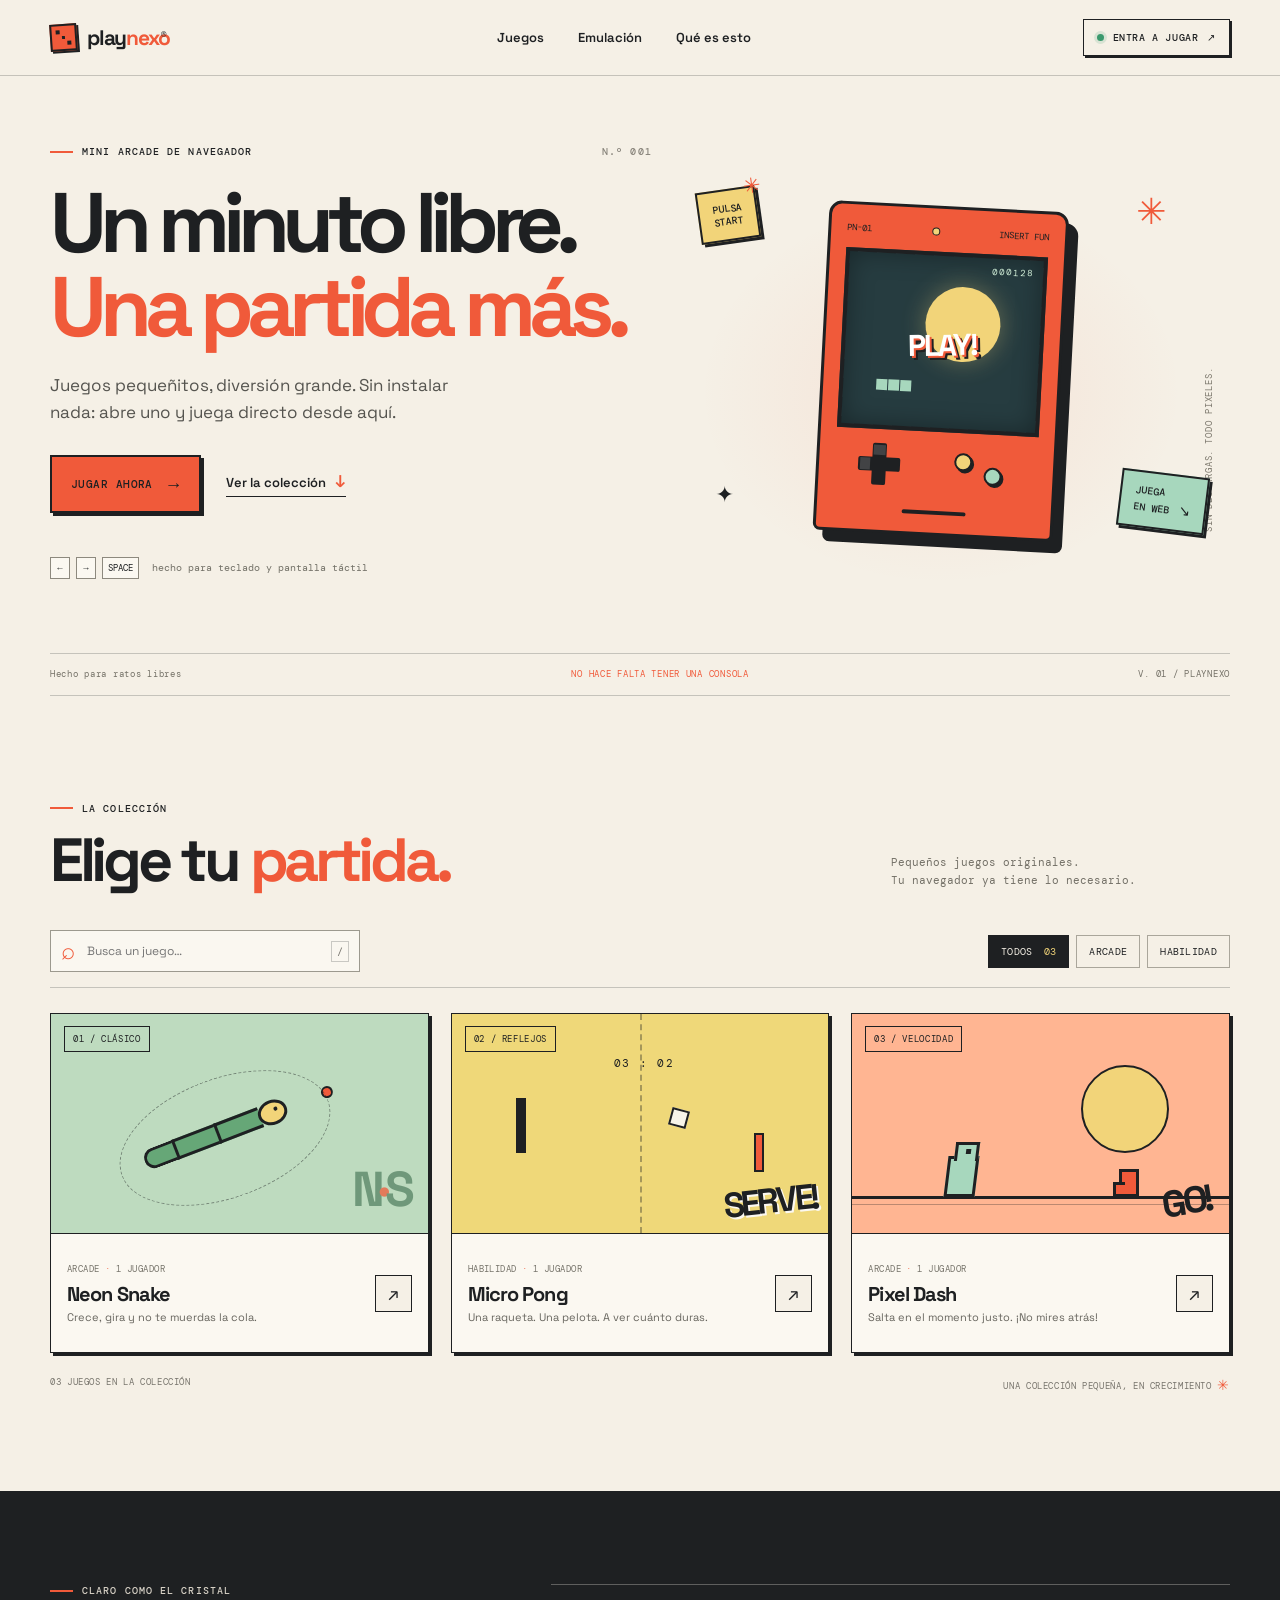
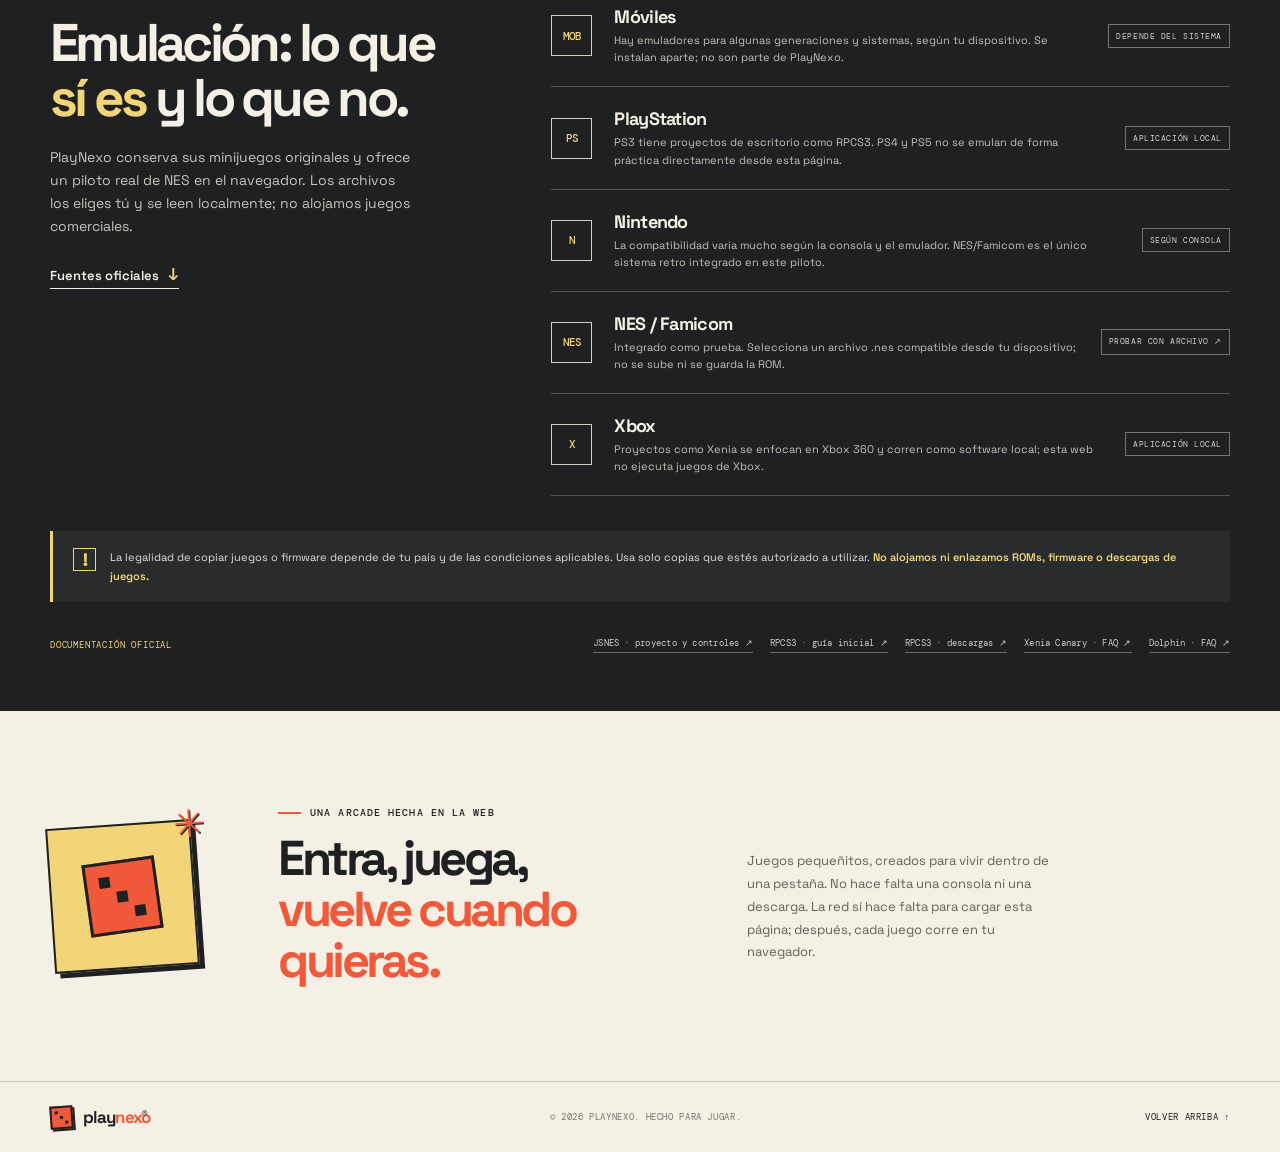
<file: docs/index.html>
<!doctype html>
<html lang="es">
<head>
  <meta charset="utf-8">
  <meta name="viewport" content="width=device-width, initial-scale=1">
  <meta name="theme-color" content="#f5f0e6">
  <meta name="description" content="Una mini arcade hecha para jugar en el navegador. Minijuegos originales, sin descargas obligatorias y con información clara sobre emulación.">
  <link rel="icon" type="image/svg+xml" href="playnexo-mark.svg">
  <title>PlayNexo — Un minuto libre. Una partida más.</title>
  <link rel="preconnect" href="https://fonts.googleapis.com">
  <link rel="preconnect" href="https://fonts.gstatic.com" crossorigin>
  <link href="https://fonts.googleapis.com/css2?family=DM+Mono:wght@400;500&family=Space+Grotesk:wght@400;500;600;700&display=swap" rel="stylesheet">
  <link rel="stylesheet" href="styles.css">
  <script src="app.js" defer></script>
</head>
<body>
  <a class="skip-link" href="#main">Saltar al contenido</a>
  <header class="site-header">
    <a class="brand" href="#inicio" aria-label="PlayNexo, inicio">
      <span class="brand-mark" aria-hidden="true"><span></span><span></span><span></span></span>
      <span>play<span class="brand-n">nexo</span><sup>®</sup></span>
    </a>
    <nav class="main-nav" aria-label="Navegación principal">
      <a href="#juegos">Juegos</a>
      <a href="#emulacion">Emulación</a>
      <a href="#acerca">Qué es esto</a>
    </nav>
    <a class="header-cta" href="#juegos"><span class="live-dot"></span> ENTRA A JUGAR <span aria-hidden="true">↗</span></a>
  </header>

  <main id="main">
    <section class="hero section-wrap" id="inicio" aria-labelledby="hero-title">
      <div class="hero-copy">
        <p class="eyebrow"><span class="eyebrow-line"></span> MINI ARCADE DE NAVEGADOR <span class="eyebrow-index">N.º 001</span></p>
        <h1 id="hero-title">Un minuto libre.<br><span>Una partida más.</span></h1>
        <p class="hero-lede">Juegos pequeñitos, diversión grande. Sin instalar nada: abre uno y juega directo desde aquí.</p>
        <div class="hero-actions">
          <button class="button button-primary" type="button" data-launch="snake">JUGAR AHORA <span aria-hidden="true">→</span></button>
          <a class="text-link" href="#juegos">Ver la colección <span aria-hidden="true">↓</span></a>
        </div>
        <div class="hero-footnote"><span class="keycap">←</span><span class="keycap">→</span><span class="keycap">SPACE</span><span>hecho para teclado y pantalla táctil</span></div>
      </div>
      <div class="hero-art" aria-label="Ilustración decorativa de una consola arcade original" role="img">
        <div class="art-sticker sticker-top">PULSA<br>START<span>✳</span></div>
        <div class="arcade-machine">
          <div class="machine-top"><span>PN-01</span><span class="machine-light"></span><span>INSERT FUN</span></div>
          <div class="machine-screen">
            <div class="screen-sun"></div>
            <div class="screen-pixel p1"></div><div class="screen-pixel p2"></div><div class="screen-pixel p3"></div>
            <span class="screen-word">PLAY!</span>
            <span class="screen-score">000128</span>
          </div>
          <div class="machine-controls"><div class="dpad"><i></i><b></b></div><div class="machine-buttons"><i></i><b></b></div></div>
          <div class="machine-slot"></div>
        </div>
        <div class="art-sticker sticker-bottom">JUEGA<br>EN WEB <span aria-hidden="true">↘</span></div>
        <span class="art-spark spark-one" aria-hidden="true">✳</span><span class="art-spark spark-two" aria-hidden="true">✦</span>
        <p class="art-caption">SIN DESCARGAS. TODO PIXELES.</p>
      </div>
      <div class="hero-bottom"><span>Hecho para ratos libres</span><span class="hero-bottom-center">NO HACE FALTA TENER UNA CONSOLA</span><span>V. 01 / PLAYNEXO</span></div>
    </section>

    <section class="games-section section-wrap" id="juegos" aria-labelledby="games-title">
      <div class="section-heading">
        <div><p class="eyebrow"><span class="eyebrow-line"></span> LA COLECCIÓN</p><h2 id="games-title">Elige tu <span>partida.</span></h2></div>
        <p class="section-note">Pequeños juegos originales.<br>Tu navegador ya tiene lo necesario.</p>
      </div>
      <div class="catalog-tools">
        <label class="search-box"><span class="search-icon" aria-hidden="true">⌕</span><span class="visually-hidden">Buscar juegos</span><input id="game-search" type="search" placeholder="Busca un juego…" autocomplete="off"><kbd>/</kbd></label>
        <div class="filter-list" role="group" aria-label="Filtrar por categoría">
          <button class="filter-chip is-active" type="button" data-filter="all" aria-pressed="true">TODOS <span>03</span></button>
          <button class="filter-chip" type="button" data-filter="arcade" aria-pressed="false">ARCADE</button>
          <button class="filter-chip" type="button" data-filter="skill" aria-pressed="false">HABILIDAD</button>
        </div>
      </div>
      <div class="game-grid" id="game-grid" aria-live="polite">
        <article class="game-card card-snake" data-game="snake" data-category="arcade" data-name="neon snake vibora clasico" tabindex="0">
          <div class="card-art art-snake" aria-hidden="true"><span class="card-stamp">01 / CLÁSICO</span><div class="snake-graphic"><i></i><i></i><i></i><b></b><em></em></div><span class="art-orbit"></span><span class="card-art-label">N<span>·</span>S</span></div>
          <div class="card-details"><div><p class="card-meta">ARCADE <span>·</span> 1 JUGADOR</p><h3>Neon Snake</h3><p>Crece, gira y no te muerdas la cola.</p></div><button class="card-play" type="button" data-launch="snake" aria-label="Jugar Neon Snake">↗</button></div>
        </article>
        <article class="game-card card-pong" data-game="pong" data-category="skill" data-name="micro pong raqueta pelota reflejos" tabindex="0">
          <div class="card-art art-pong" aria-hidden="true"><span class="card-stamp">02 / REFLEJOS</span><span class="pong-line"></span><span class="pong-paddle paddle-left"></span><span class="pong-paddle paddle-right"></span><span class="pong-ball"></span><span class="pong-score">03 : 02</span><span class="pong-caption">SERVE!</span></div>
          <div class="card-details"><div><p class="card-meta">HABILIDAD <span>·</span> 1 JUGADOR</p><h3>Micro Pong</h3><p>Una raqueta. Una pelota. A ver cuánto duras.</p></div><button class="card-play" type="button" data-launch="pong" aria-label="Jugar Micro Pong">↗</button></div>
        </article>
        <article class="game-card card-dash" data-game="dash" data-category="arcade" data-name="pixel dash salto obstaculos correr" tabindex="0">
          <div class="card-art art-dash" aria-hidden="true"><span class="card-stamp">03 / VELOCIDAD</span><span class="dash-sun"></span><span class="dash-ground"></span><span class="dash-runner"><i></i></span><span class="dash-obstacle"></span><span class="dash-word">GO!</span></div>
          <div class="card-details"><div><p class="card-meta">ARCADE <span>·</span> 1 JUGADOR</p><h3>Pixel Dash</h3><p>Salta en el momento justo. ¡No mires atrás!</p></div><button class="card-play" type="button" data-launch="dash" aria-label="Jugar Pixel Dash">↗</button></div>
        </article>
        <p class="empty-state" id="empty-state" hidden>No encontramos ese juego. Prueba otro nombre o categoría.</p>
      </div>
      <p class="catalog-foot"><span class="catalog-count" id="catalog-count">03 JUEGOS EN LA COLECCIÓN</span><span>UNA COLECCIÓN PEQUEÑA, EN CRECIMIENTO <span aria-hidden="true">✳</span></span></p>
    </section>

    <section class="emulation-section" id="emulacion" aria-labelledby="emulation-title">
      <div class="section-wrap emulation-wrap">
        <div class="emulation-intro"><p class="eyebrow"><span class="eyebrow-line"></span> CLARO COMO EL CRISTAL</p><h2 id="emulation-title">Emulación: lo que <span>sí es</span> y lo que no.</h2><p>PlayNexo conserva sus minijuegos originales y ofrece un piloto real de NES en el navegador. Los archivos los eliges tú y se leen localmente; no alojamos juegos comerciales.</p><a class="text-link" href="#sources">Fuentes oficiales <span aria-hidden="true">↓</span></a></div>
        <div class="platform-list">
          <article class="platform-row"><span class="platform-icon" aria-hidden="true">MOB</span><div><h3>Móviles</h3><p>Hay emuladores para algunas generaciones y sistemas, según tu dispositivo. Se instalan aparte; no son parte de PlayNexo.</p></div><span class="platform-tag">DEPENDE DEL SISTEMA</span></article>
          <article class="platform-row"><span class="platform-icon" aria-hidden="true">PS</span><div><h3>PlayStation</h3><p>PS3 tiene proyectos de escritorio como RPCS3. PS4 y PS5 no se emulan de forma práctica directamente desde esta página.</p></div><span class="platform-tag">APLICACIÓN LOCAL</span></article>
          <article class="platform-row"><span class="platform-icon" aria-hidden="true">N</span><div><h3>Nintendo</h3><p>La compatibilidad varía mucho según la consola y el emulador. NES/Famicom es el único sistema retro integrado en este piloto.</p></div><span class="platform-tag">SEGÚN CONSOLA</span></article>
          <article class="platform-row"><span class="platform-icon" aria-hidden="true">NES</span><div><h3>NES / Famicom</h3><p>Integrado como prueba. Selecciona un archivo .nes compatible desde tu dispositivo; no se sube ni se guarda la ROM.</p></div><a class="platform-tag retro-pilot-link" href="emulation/nes.html">PROBAR CON ARCHIVO ↗</a></article>
          <article class="platform-row"><span class="platform-icon" aria-hidden="true">X</span><div><h3>Xbox</h3><p>Proyectos como Xenia se enfocan en Xbox 360 y corren como software local; esta web no ejecuta juegos de Xbox.</p></div><span class="platform-tag">APLICACIÓN LOCAL</span></article>
        </div>
        <div class="legal-note"><span class="legal-mark" aria-hidden="true">!</span><p>La legalidad de copiar juegos o firmware depende de tu país y de las condiciones aplicables. Usa solo copias que estés autorizado a utilizar. <strong>No alojamos ni enlazamos ROMs, firmware o descargas de juegos.</strong></p></div>
        <div class="source-links" id="sources"><span>DOCUMENTACIÓN OFICIAL</span><a href="https://github.com/bfirsh/jsnes" target="_blank" rel="noopener noreferrer">JSNES · proyecto y controles ↗</a><a href="https://rpcs3.net/quickstart" target="_blank" rel="noopener noreferrer">RPCS3 · guía inicial ↗</a><a href="https://rpcs3.net/download" target="_blank" rel="noopener noreferrer">RPCS3 · descargas ↗</a><a href="https://github.com/xenia-canary/xenia-canary/wiki/FAQ" target="_blank" rel="noopener noreferrer">Xenia Canary · FAQ ↗</a><a href="https://dolphin-emu.org/docs/faq/" target="_blank" rel="noopener noreferrer">Dolphin · FAQ ↗</a></div>
      </div>
    </section>

    <section class="about-section section-wrap" id="acerca">
      <div class="about-mark" aria-hidden="true"><span class="brand-mark large"><span></span><span></span><span></span></span><span class="about-star">✳</span></div>
      <div><p class="eyebrow"><span class="eyebrow-line"></span> UNA ARCADE HECHA EN LA WEB</p><h2>Entra, juega,<br><span>vuelve cuando quieras.</span></h2></div>
      <p class="about-copy">Juegos pequeñitos, creados para vivir dentro de una pestaña. No hace falta una consola ni una descarga. La red sí hace falta para cargar esta página; después, cada juego corre en tu navegador.</p>
    </section>
  </main>

  <footer class="site-footer"><a class="brand footer-brand" href="#inicio"><span class="brand-mark" aria-hidden="true"><span></span><span></span><span></span></span><span>play<span class="brand-n">nexo</span><sup>®</sup></span></a><span>© <span id="year">2026</span> PLAYNEXO. HECHO PARA JUGAR.</span><a href="#inicio">VOLVER ARRIBA ↑</a></footer>

  <dialog class="game-dialog" id="game-dialog" aria-labelledby="dialog-title">
    <div class="dialog-shell">
      <header class="dialog-header"><a class="brand dialog-brand" href="#inicio"><span class="brand-mark" aria-hidden="true"><span></span><span></span><span></span></span><span>play<span class="brand-n">nexo</span></span></a><span class="dialog-live"><i></i> PARTIDA EN CURSO</span><button class="dialog-close" id="close-game" type="button" aria-label="Cerrar juego">×</button></header>
      <div class="dialog-content"><div class="game-title-line"><div><p class="eyebrow" id="game-kicker">MINI ARCADE / JUEGO 01</p><h2 id="dialog-title">Neon Snake</h2></div><div class="score-box"><span>PUNTOS</span><strong id="score">000</strong></div></div>
        <div class="canvas-frame"><canvas id="game-canvas" width="640" height="360" aria-label="Área del juego. Usa las teclas o los controles táctiles."></canvas><div class="game-overlay" id="game-overlay"><span class="overlay-star">✳</span><h3 id="overlay-title">¿Listo para jugar?</h3><p id="overlay-copy">Usa las flechas para moverte. Come los puntos y no choques.</p><button class="button button-primary" id="start-game" type="button">INICIAR PARTIDA <span aria-hidden="true">→</span></button></div></div>
        <div class="game-controls-row"><div class="control-hint" id="control-hint"><span class="keycap">←</span><span class="keycap">↑</span><span class="keycap">↓</span><span class="keycap">→</span> mover</div><div class="touch-controls" id="touch-controls" aria-label="Controles táctiles"><button type="button" data-control="up" aria-label="Arriba">↑</button><div><button type="button" data-control="left" aria-label="Izquierda">←</button><button type="button" data-control="down" aria-label="Abajo">↓</button><button type="button" data-control="right" aria-label="Derecha">→</button></div><button class="jump-control" type="button" data-control="jump" aria-label="Saltar">SALTAR</button></div><button class="button button-small" id="restart-game" type="button">↻ REINICIAR</button></div>
      </div>
      <footer class="dialog-footer"><span>Una partida de PlayNexo</span><span>HECHO PARA TECLADO Y TÁCTIL</span></footer>
    </div>
  </dialog>
</body>
</html>
</file>
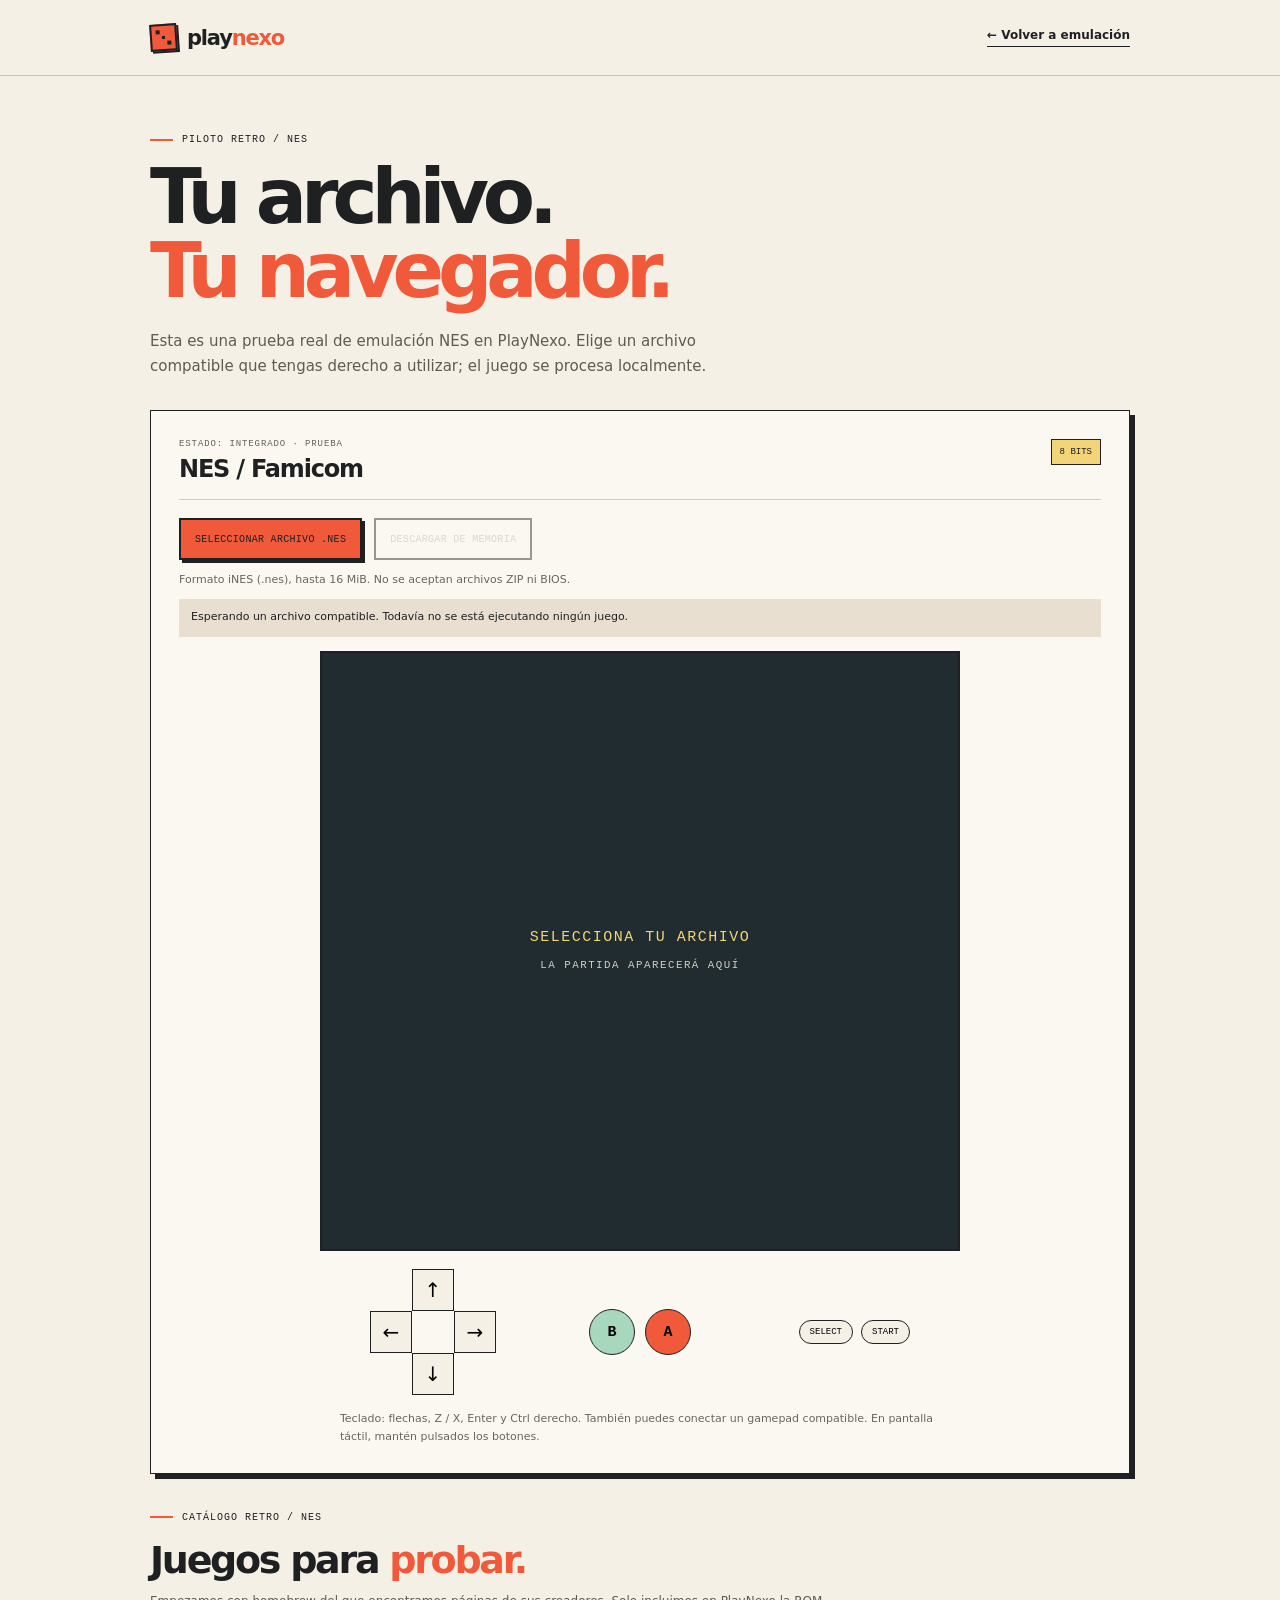
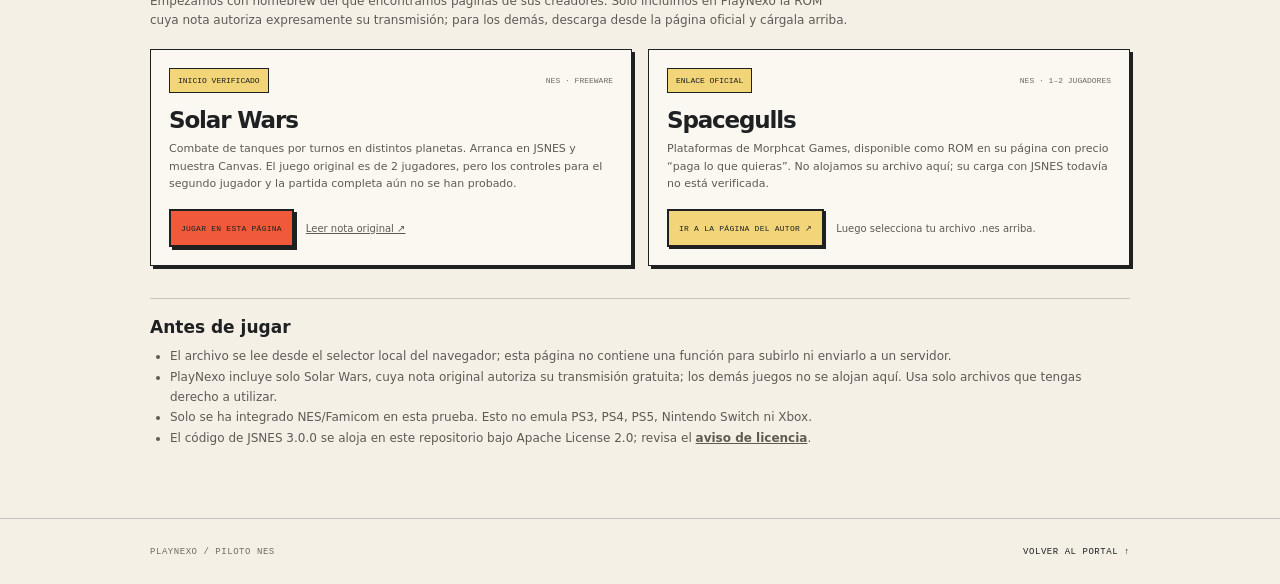
<file: docs/emulation/nes.html>
<!doctype html>
<html lang="es">
<head>
  <meta charset="utf-8">
  <meta name="viewport" content="width=device-width, initial-scale=1">
  <meta name="theme-color" content="#f5f0e6">
  <link rel="icon" type="image/svg+xml" href="../playnexo-mark.svg">
  <meta name="description" content="Prueba local del emulador NES de PlayNexo. El archivo permanece en tu navegador.">
  <title>NES en navegador — PlayNexo</title>
  <link rel="stylesheet" href="nes-player.css">
  <script type="module" src="nes-player.js"></script>
</head>
<body>
  <header class="player-header">
    <a class="brand" href="../index.html" aria-label="Volver a PlayNexo">
      <span class="brand-mark" aria-hidden="true"><span></span><span></span><span></span></span>
      <span>play<span class="brand-n">nexo</span></span>
    </a>
    <a class="back-link" href="../index.html#emulacion">← Volver a emulación</a>
  </header>

  <main class="player-main">
    <p class="eyebrow"><span class="eyebrow-line"></span> PILOTO RETRO / NES</p>
    <h1>Tu archivo.<br><span>Tu navegador.</span></h1>
    <p class="intro">Esta es una prueba real de emulación NES en PlayNexo. Elige un archivo compatible que tengas derecho a utilizar; el juego se procesa localmente.</p>

    <section class="player-panel" aria-labelledby="player-title">
      <div class="panel-heading">
        <div>
          <p class="eyebrow">ESTADO: INTEGRADO · PRUEBA</p>
          <h2 id="player-title">NES / Famicom</h2>
        </div>
        <span class="system-chip">8 BITS</span>
      </div>

      <div class="file-actions">
        <label class="file-picker" for="rom-file">SELECCIONAR ARCHIVO .NES</label>
        <input id="rom-file" type="file" accept=".nes,application/octet-stream">
        <button class="button button-small" id="unload-rom" type="button" disabled>DESCARGAR DE MEMORIA</button>
      </div>
      <p class="file-hint">Formato iNES (.nes), hasta 16 MiB. No se aceptan archivos ZIP ni BIOS.</p>
      <p class="status" id="player-status" role="status" aria-live="polite">Esperando un archivo compatible. Todavía no se está ejecutando ningún juego.</p>

      <div class="screen-frame" id="screen-frame">
        <div class="screen-placeholder" id="screen-placeholder">SELECCIONA TU ARCHIVO<br><span>LA PARTIDA APARECERÁ AQUÍ</span></div>
        <div class="nes-screen" id="nes-screen" aria-label="Pantalla del emulador NES"></div>
      </div>

      <div class="touch-pad" aria-label="Controles táctiles NES">
        <div class="dpad" aria-label="Direcciones">
          <button type="button" data-button="up" aria-label="Arriba">↑</button>
          <button type="button" data-button="left" aria-label="Izquierda">←</button>
          <button type="button" data-button="down" aria-label="Abajo">↓</button>
          <button type="button" data-button="right" aria-label="Derecha">→</button>
        </div>
        <div class="action-pad">
          <button type="button" data-button="b" aria-label="Botón B">B</button>
          <button type="button" data-button="a" aria-label="Botón A">A</button>
        </div>
        <div class="system-buttons">
          <button type="button" data-button="select">SELECT</button>
          <button type="button" data-button="start">START</button>
        </div>
      </div>
      <p class="controls-note">Teclado: flechas, Z / X, Enter y Ctrl derecho. También puedes conectar un gamepad compatible. En pantalla táctil, mantén pulsados los botones.</p>
    </section>

    <section class="game-library" aria-labelledby="game-library-title">
      <p class="eyebrow"><span class="eyebrow-line"></span> CATÁLOGO RETRO / NES</p>
      <h2 id="game-library-title">Juegos para <span>probar.</span></h2>
      <p class="library-intro">Empezamos con homebrew del que encontramos páginas de sus creadores. Solo incluimos en PlayNexo la ROM cuya nota autoriza expresamente su transmisión; para los demás, descarga desde la página oficial y cárgala arriba.</p>
      <div class="homebrew-list">
        <article class="homebrew-card">
          <div class="homebrew-top"><span class="system-chip">INICIO VERIFICADO</span><span class="homebrew-size">NES · FREEWARE</span></div>
          <h3>Solar Wars</h3>
          <p>Combate de tanques por turnos en distintos planetas. Arranca en JSNES y muestra Canvas. El juego original es de 2 jugadores, pero los controles para el segundo jugador y la partida completa aún no se han probado.</p>
          <div class="homebrew-actions"><button class="file-picker" id="load-solar-wars" type="button">JUGAR EN ESTA PÁGINA</button><a href="../games/nes/solar-wars/README.TXT">Leer nota original ↗</a></div>
        </article>
        <article class="homebrew-card">
          <div class="homebrew-top"><span class="system-chip">ENLACE OFICIAL</span><span class="homebrew-size">NES · 1–2 JUGADORES</span></div>
          <h3>Spacegulls</h3>
          <p>Plataformas de Morphcat Games, disponible como ROM en su página con precio “paga lo que quieras”. No alojamos su archivo aquí; su carga con JSNES todavía no está verificada.</p>
          <div class="homebrew-actions"><a class="file-picker" href="https://morphcatgames.itch.io/spacegulls" target="_blank" rel="noopener noreferrer">IR A LA PÁGINA DEL AUTOR ↗</a><span>Luego selecciona tu archivo .nes arriba.</span></div>
        </article>
      </div>
    </section>

    <section class="safety-notes" aria-label="Privacidad y limitaciones">
      <h2>Antes de jugar</h2>
      <ul>
        <li>El archivo se lee desde el selector local del navegador; esta página no contiene una función para subirlo ni enviarlo a un servidor.</li>
        <li>PlayNexo incluye solo Solar Wars, cuya nota original autoriza su transmisión gratuita; los demás juegos no se alojan aquí. Usa solo archivos que tengas derecho a utilizar.</li>
        <li>Solo se ha integrado NES/Famicom en esta prueba. Esto no emula PS3, PS4, PS5, Nintendo Switch ni Xbox.</li>
        <li>El código de JSNES 3.0.0 se aloja en este repositorio bajo Apache License 2.0; revisa el <a href="../vendor/jsnes/3.0.0/LICENSE">aviso de licencia</a>.</li>
      </ul>
    </section>
  </main>

  <footer class="player-footer"><span>PLAYNEXO / PILOTO NES</span><a href="../index.html">VOLVER AL PORTAL ↑</a></footer>
</body>
</html>
</file>
<file: docs/styles.css>
:root{--paper:#f5f0e6;--paper-dark:#e8dfd0;--ink:#1e2022;--muted:#6d6c64;--coral:#f05a3a;--yellow:#f2d479;--mint:#a7d7bd;--line:rgba(30,32,34,.22);--mono:'DM Mono',ui-monospace,monospace;--sans:'Space Grotesk',system-ui,sans-serif;--shadow:5px 5px 0 var(--ink)}
*{box-sizing:border-box}html{scroll-behavior:smooth;scroll-padding-top:84px}body{margin:0;background:var(--paper);color:var(--ink);font-family:var(--sans);-webkit-font-smoothing:antialiased}button,input,a{font:inherit}button{color:inherit}a{color:inherit}button:focus-visible,a:focus-visible,input:focus-visible,[tabindex="0"]:focus-visible{outline:3px solid #246a56;outline-offset:4px}.skip-link{position:absolute;left:1rem;top:-4rem;z-index:100;background:var(--ink);color:#fff;padding:.7rem 1rem}.skip-link:focus{top:1rem}.visually-hidden{position:absolute;width:1px;height:1px;padding:0;margin:-1px;overflow:hidden;clip:rect(0,0,0,0);white-space:nowrap;border:0}.section-wrap{width:min(1180px,calc(100% - 64px));margin-inline:auto}
.site-header{height:76px;padding:0 max(32px,calc((100vw - 1180px)/2));display:flex;align-items:center;justify-content:space-between;border-bottom:1px solid var(--line);position:sticky;top:0;z-index:20;background:rgba(245,240,230,.95);backdrop-filter:blur(12px)}.brand{display:inline-flex;align-items:center;gap:10px;text-decoration:none;font-weight:700;font-size:21px;letter-spacing:-1.2px}.brand-n{color:var(--coral)}.brand sup{font:9px var(--mono);align-self:flex-start;margin:3px 0 0 -8px}.brand-mark{width:27px;height:27px;background:var(--coral);border:2px solid var(--ink);display:inline-grid;grid-template-columns:repeat(3,1fr);grid-template-rows:repeat(3,1fr);gap:2px;padding:4px;transform:rotate(-4deg);box-shadow:2px 2px 0 var(--ink)}.brand-mark span{background:var(--ink)}.brand-mark span:first-child{grid-column:1;grid-row:1}.brand-mark span:nth-child(2){grid-column:2;grid-row:2}.brand-mark span:nth-child(3){grid-column:3;grid-row:3}.main-nav{display:flex;gap:34px;font-size:13px;font-weight:600}.main-nav a{text-decoration:none;transition:color .2s}.main-nav a:hover{color:var(--coral)}.header-cta{font:500 10px var(--mono);letter-spacing:.06em;text-decoration:none;border:1.5px solid var(--ink);padding:11px 13px;box-shadow:2px 2px 0 var(--ink);display:flex;align-items:center;gap:9px;transition:transform .18s,box-shadow .18s}.header-cta:hover{transform:translate(2px,2px);box-shadow:none}.live-dot{width:7px;height:7px;border-radius:50%;background:#3b996d;box-shadow:0 0 0 3px rgba(59,153,109,.15)}
.hero{min-height:595px;position:relative;display:grid;grid-template-columns:1.02fr .98fr;align-items:center;padding:53px 0 82px}.hero-copy{position:relative;z-index:1;padding:16px 0 34px}.eyebrow{display:flex;align-items:center;gap:9px;font:500 10px var(--mono);letter-spacing:.11em;margin:0 0 24px}.eyebrow-line{display:inline-block;width:23px;height:2px;background:var(--coral)}.eyebrow-index{margin-left:auto;color:#88847b}.hero h1{font-size:clamp(50px,6.6vw,87px);line-height:.99;letter-spacing:-.085em;margin:0 0 23px;font-weight:700}.hero h1 span,.section-heading h2 span,.emulation-intro h2 span,.about-section h2 span{color:var(--coral)}.hero-lede{font-size:17px;line-height:1.55;color:#55544f;max-width:430px;margin:0}.hero-actions{display:flex;align-items:center;gap:25px;margin-top:30px}.button{border:2px solid var(--ink);background:transparent;font:500 11px var(--mono);letter-spacing:.04em;padding:15px 19px;cursor:pointer;transition:transform .17s,box-shadow .17s,background .17s}.button-primary{background:var(--coral);box-shadow:3px 3px 0 var(--ink);color:var(--ink)}.button-primary:hover{transform:translate(3px,3px);box-shadow:none;background:#ff7353}.button-primary span{font-size:18px;margin-left:8px;vertical-align:-2px}.text-link{font-size:13px;font-weight:600;text-decoration:none;border-bottom:1px solid var(--ink);padding-bottom:4px}.text-link span{color:var(--coral);font-size:17px;margin-left:6px}.hero-footnote{display:flex;align-items:center;gap:6px;margin-top:44px;color:#727067;font:10px var(--mono)}.keycap{font:9px var(--mono);border:1px solid #8d897e;padding:4px 5px;min-width:20px;text-align:center;color:var(--ink);background:#fbf8f1}.hero-footnote>span:last-child{margin-left:7px}
.hero-art{height:420px;position:relative;display:flex;align-items:center;justify-content:center;background:radial-gradient(ellipse at 50% 55%,rgba(240,90,58,.09),transparent 59%)}.arcade-machine{width:240px;height:330px;background:var(--coral);border:3px solid var(--ink);border-radius:13px 13px 7px 7px;box-shadow:10px 11px 0 var(--ink);transform:rotate(3deg);position:relative;padding:14px 16px 12px}.machine-top{font:9px var(--mono);display:flex;justify-content:space-between;align-items:center;height:18px}.machine-light{width:8px;height:8px;border:1px solid var(--ink);background:var(--yellow);border-radius:50%}.machine-screen{height:180px;background:#263c40;border:4px solid var(--ink);position:relative;margin-top:11px;overflow:hidden;box-shadow:inset 0 0 24px rgba(0,0,0,.35)}.screen-sun{position:absolute;width:75px;height:75px;border-radius:50%;background:var(--yellow);top:30px;left:79px;box-shadow:0 0 24px rgba(242,212,121,.33)}.screen-word{position:absolute;left:50%;top:52%;transform:translate(-50%,-50%) rotate(-4deg);font-size:30px;font-weight:700;letter-spacing:-2px;color:#fff;text-shadow:2px 2px var(--coral),4px 4px var(--ink)}.screen-score{position:absolute;right:9px;top:7px;color:#d6f3dc;font:9px var(--mono);letter-spacing:2px}.screen-pixel{position:absolute;background:var(--mint);width:11px;height:11px;z-index:1}.p1{left:33px;bottom:35px}.p2{left:45px;bottom:35px}.p3{left:57px;bottom:35px}.machine-controls{height:70px;display:flex;align-items:center;justify-content:space-around}.dpad{position:relative;width:42px;height:42px}.dpad:before,.dpad:after{content:"";position:absolute;background:var(--ink);border-radius:2px}.dpad:before{width:14px;height:42px;left:14px}.dpad:after{height:14px;width:42px;top:14px}.dpad i,.dpad b{position:absolute;z-index:1;background:#424345}.dpad i{height:12px;width:10px;top:15px;left:2px}.dpad b{height:10px;width:12px;left:15px;top:2px}.machine-buttons{position:relative;width:68px;height:38px}.machine-buttons i,.machine-buttons b{position:absolute;width:18px;height:18px;border:2px solid var(--ink);border-radius:50%;box-shadow:2px 2px 0 var(--ink)}.machine-buttons i{background:var(--yellow);top:4px;left:8px}.machine-buttons b{background:var(--mint);top:17px;left:38px}.machine-slot{width:64px;height:4px;background:var(--ink);border-radius:4px;margin:9px auto 0}.art-sticker{position:absolute;z-index:2;background:var(--yellow);border:2px solid var(--ink);box-shadow:3px 3px 0 var(--ink);font:500 10px var(--mono);line-height:1.3;padding:11px 13px;transform:rotate(-8deg)}.sticker-top{top:28px;left:8%;}.sticker-top span{position:absolute;right:-9px;top:-15px;color:var(--coral);font-size:21px}.sticker-bottom{right:4%;bottom:51px;background:var(--mint);transform:rotate(7deg)}.sticker-bottom span{font-size:14px;margin-left:4px}.art-spark{position:absolute;font-size:36px;color:var(--coral)}.spark-one{right:11%;top:28px}.spark-two{left:11%;bottom:73px;color:var(--ink);font-size:22px}.art-caption{position:absolute;right:1%;top:49%;font:9px var(--mono);letter-spacing:.1em;writing-mode:vertical-rl;transform:rotate(180deg);color:#7d796e}.hero-bottom{position:absolute;bottom:0;left:0;right:0;border-top:1px solid var(--line);height:42px;display:flex;justify-content:space-between;align-items:center;font:9px var(--mono);letter-spacing:.08em;color:#747167}.hero-bottom-center{color:var(--coral)}
.games-section{padding:106px 0 97px;border-top:1px solid var(--line)}.section-heading{display:flex;justify-content:space-between;align-items:end}.section-heading .eyebrow{margin-bottom:14px}.section-heading h2,.emulation-intro h2,.about-section h2{font-size:clamp(39px,5vw,61px);letter-spacing:-.07em;line-height:1.04;margin:0;font-weight:700}.section-note{font:11px/1.65 var(--mono);color:#737067;margin:0 8% 3px 0}.catalog-tools{margin:38px 0 25px;display:flex;justify-content:space-between;gap:18px;align-items:center;border-bottom:1px solid var(--line);padding-bottom:15px}.search-box{height:42px;display:flex;gap:10px;align-items:center;border:1px solid #9c998e;padding:0 10px;width:min(310px,100%);background:#faf7f0}.search-icon{font-size:24px;color:var(--coral);line-height:1}.search-box input{border:0;background:transparent;outline:none;width:100%;min-width:0;font-size:12px}.search-box kbd{font:10px var(--mono);border:1px solid var(--line);padding:3px 5px;color:#76736c}.filter-list{display:flex;gap:7px;flex-wrap:wrap}.filter-chip{border:1px solid #aaa69b;background:transparent;padding:9px 12px;font:10px var(--mono);letter-spacing:.03em;cursor:pointer;transition:all .18s}.filter-chip:hover,.filter-chip.is-active{border-color:var(--ink);background:var(--ink);color:var(--paper)}.filter-chip span{color:var(--yellow);margin-left:5px}.game-grid{display:grid;grid-template-columns:repeat(3,minmax(0,1fr));gap:22px}.game-card{min-width:0;border:1.5px solid var(--ink);background:#fbf8f1;box-shadow:3px 3px 0 var(--ink);transition:transform .2s,box-shadow .2s;cursor:pointer}.game-card:hover{transform:translate(-2px,-3px);box-shadow:6px 7px 0 var(--ink)}.card-art{height:220px;border-bottom:1.5px solid var(--ink);position:relative;overflow:hidden}.art-snake{background:#bedbbf}.card-stamp{position:absolute;top:12px;left:13px;z-index:2;font:9px var(--mono);letter-spacing:.07em;border:1px solid currentColor;padding:6px 8px}.snake-graphic{position:absolute;display:flex;left:23%;top:45%;align-items:center;transform:rotate(-21deg)}.snake-graphic i{height:21px;width:47px;border:3px solid var(--ink);border-right:0;background:#66a777;margin-right:-2px}.snake-graphic i:first-child{border-radius:13px 0 0 13px;width:34px}.snake-graphic b{height:25px;width:30px;border:3px solid var(--ink);border-radius:50%;background:var(--yellow);position:relative;z-index:1}.snake-graphic b:after{content:"";position:absolute;width:4px;height:4px;background:var(--ink);right:6px;top:5px;border-radius:50%}.snake-graphic em{width:12px;height:12px;background:var(--coral);border:2px solid var(--ink);border-radius:50%;margin-left:37px}.art-orbit{position:absolute;border:1px dashed rgba(30,32,34,.45);width:220px;height:120px;border-radius:50%;left:17%;top:29%;transform:rotate(-20deg)}.card-art-label{position:absolute;right:18px;bottom:13px;font-size:49px;font-weight:700;letter-spacing:-.11em;color:#558263;opacity:.75}.card-art-label span{color:var(--coral)}.art-pong{background:#efd879}.pong-line{position:absolute;height:100%;border-left:2px dashed rgba(30,32,34,.35);left:50%}.pong-paddle{position:absolute;width:10px;height:55px;background:var(--ink);top:38%}.paddle-left{left:17%}.paddle-right{right:17%;height:39px;top:54%;background:var(--coral);border:2px solid var(--ink)}.pong-ball{position:absolute;width:18px;height:18px;left:58%;top:43%;background:#f7f4e9;border:2px solid var(--ink);transform:rotate(15deg)}.pong-score{position:absolute;left:43%;top:19%;font:11px var(--mono);letter-spacing:.15em}.pong-caption{position:absolute;right:11px;bottom:10px;font-size:35px;font-weight:700;letter-spacing:-.09em;transform:rotate(-6deg);text-shadow:2px 2px #fbf8f1}.art-dash{background:#ffb592}.dash-sun{position:absolute;width:88px;height:88px;border:2px solid var(--ink);background:var(--yellow);border-radius:50%;right:16%;top:23%}.dash-ground{position:absolute;bottom:34px;height:3px;background:var(--ink);width:100%}.dash-ground:after{content:"";position:absolute;inset:8px 0 auto;height:1px;background:rgba(30,32,34,.3)}.dash-runner{position:absolute;width:31px;height:41px;background:var(--mint);border:3px solid var(--ink);left:25%;bottom:36px;transform:skew(-7deg)}.dash-runner:before{content:"";position:absolute;width:18px;height:16px;background:var(--mint);border:3px solid var(--ink);border-bottom:0;top:-17px;left:3px}.dash-runner i{position:absolute;width:5px;height:5px;background:var(--ink);top:-10px;right:6px}.dash-obstacle{position:absolute;bottom:36px;right:24%;height:28px;width:20px;background:var(--coral);border:3px solid var(--ink)}.dash-obstacle:before{content:"";position:absolute;left:-9px;top:10px;width:9px;height:9px;background:var(--coral);border:3px solid var(--ink);border-right:0}.dash-word{position:absolute;right:19px;bottom:8px;font-size:37px;font-weight:700;letter-spacing:-.12em;transform:rotate(-9deg)}.card-details{min-height:118px;padding:16px;display:flex;align-items:center;justify-content:space-between;gap:10px}.card-meta{font:9px var(--mono);letter-spacing:.05em;color:#77746b;margin:0 0 6px}.card-meta span{color:var(--coral)}.card-details h3{font-size:20px;letter-spacing:-.045em;margin:0 0 3px}.card-details p:last-child{font-size:11px;color:#67655e;margin:0}.card-play{flex:0 0 37px;width:37px;height:37px;border:1.5px solid var(--ink);background:var(--paper);font-size:18px;cursor:pointer;transition:all .18s}.card-play:hover{background:var(--coral);box-shadow:2px 2px var(--ink);transform:translate(-2px,-2px)}.empty-state{grid-column:1/-1;border:1px dashed var(--line);padding:28px;text-align:center;color:#666;font-size:14px}.catalog-foot{display:flex;justify-content:space-between;margin:23px 0 0;font:9px var(--mono);letter-spacing:.07em;color:#77746c}.catalog-foot span:last-child span{color:var(--coral);font-size:14px;vertical-align:-1px}
.emulation-section{background:var(--ink);color:var(--paper);padding:93px 0 58px}.emulation-wrap{display:grid;grid-template-columns:.75fr 1.25fr;column-gap:8%;row-gap:35px}.emulation-intro .eyebrow{color:#d6d0c5;margin-bottom:18px}.emulation-intro h2{font-size:clamp(38px,4.3vw,53px);max-width:390px}.emulation-intro h2 span{color:var(--yellow)}.emulation-intro>p:not(.eyebrow){font-size:14px;line-height:1.65;color:#c8c4bb;max-width:360px;margin:20px 0 25px}.emulation-intro .text-link{border-color:var(--paper)}.emulation-intro .text-link span{color:var(--yellow)}.platform-list{border-top:1px solid rgba(245,240,230,.3)}.platform-row{display:grid;grid-template-columns:48px 1fr auto;gap:15px;align-items:center;padding:20px 0;border-bottom:1px solid rgba(245,240,230,.24)}.platform-icon{width:41px;height:41px;border:1px solid #d4cfc3;color:var(--yellow);display:grid;place-items:center;font:500 11px var(--mono);letter-spacing:-.08em}.platform-row h3{font-size:18px;margin:0 0 4px;letter-spacing:-.04em}.platform-row p{font-size:11px;line-height:1.55;color:#c5c0b6;margin:0;max-width:480px}.platform-tag{font:8px var(--mono);letter-spacing:.07em;border:1px solid rgba(245,240,230,.4);padding:6px 7px;color:#d6d0c5;white-space:nowrap}.legal-note{grid-column:1/-1;display:flex;align-items:flex-start;gap:14px;background:#292b2c;border-left:3px solid var(--yellow);padding:17px 20px}.legal-mark{font:bold 17px var(--mono);color:var(--yellow);border:1px solid var(--yellow);width:23px;height:23px;display:grid;place-items:center;flex:0 0 23px}.legal-note p{font-size:11px;line-height:1.7;color:#e1ded6;margin:0}.legal-note strong{color:var(--yellow);font-weight:600}.source-links{grid-column:1/-1;display:flex;flex-wrap:wrap;align-items:center;gap:17px;font:9px var(--mono);letter-spacing:.025em;color:#d3cec4}.source-links>span{color:var(--yellow);letter-spacing:.09em;margin-right:auto}.source-links a{text-decoration:none;border-bottom:1px solid rgba(245,240,230,.35);padding-bottom:3px}.source-links a:hover{color:var(--yellow);border-color:var(--yellow)}
.about-section{padding:95px 0;display:grid;grid-template-columns:.4fr .9fr 1fr;gap:35px;align-items:center}.about-mark{width:145px;height:145px;background:var(--yellow);border:2px solid var(--ink);box-shadow:5px 5px 0 var(--ink);display:grid;place-items:center;position:relative;transform:rotate(-4deg)}.brand-mark.large{width:73px;height:73px;gap:5px;padding:12px;border-width:3px;box-shadow:none}.about-star{position:absolute;right:-17px;top:-21px;font-size:38px;color:var(--coral);text-shadow:1px 1px var(--ink)}.about-section .eyebrow{margin-bottom:14px}.about-section h2{font-size:clamp(34px,4vw,49px)}.about-copy{font-size:13px;line-height:1.75;color:#636158;margin:22px 0 0;max-width:310px}.site-footer{border-top:1px solid var(--line);min-height:71px;padding:15px max(32px,calc((100vw - 1180px)/2));display:flex;justify-content:space-between;align-items:center;font:9px var(--mono);letter-spacing:.07em;color:#77746c}.footer-brand{color:var(--ink);font:700 17px var(--sans);letter-spacing:-.9px}.footer-brand .brand-mark{width:23px;height:23px;padding:3px}.site-footer>a:last-child{text-decoration:none;color:var(--ink)}
.game-dialog{padding:0;border:2px solid var(--ink);background:var(--paper);color:var(--ink);width:min(820px,calc(100% - 28px));max-width:none;max-height:calc(100% - 28px);box-shadow:10px 10px 0 rgba(30,32,34,.4)}.game-dialog::backdrop{background:rgba(20,22,22,.75);backdrop-filter:blur(5px)}.dialog-shell{min-height:550px;display:flex;flex-direction:column}.dialog-header{height:58px;flex:0 0 58px;padding:0 21px;border-bottom:1px solid var(--line);display:flex;align-items:center;justify-content:space-between}.dialog-brand{font-size:17px}.dialog-brand .brand-mark{width:22px;height:22px;padding:3px}.dialog-live{font:9px var(--mono);letter-spacing:.09em;color:#666}.dialog-live i{display:inline-block;width:7px;height:7px;background:#49a274;border-radius:50%;margin-right:7px}.dialog-close{border:1px solid var(--ink);width:32px;height:32px;background:transparent;font-size:23px;line-height:1;cursor:pointer}.dialog-close:hover{background:var(--coral)}.dialog-content{width:min(650px,calc(100% - 36px));margin:auto;padding:27px 0 24px}.game-title-line{display:flex;justify-content:space-between;align-items:center;margin-bottom:15px}.game-title-line .eyebrow{margin:0 0 4px;color:#777}.game-title-line h2{font-size:27px;letter-spacing:-.06em;margin:0}.score-box{border:1px solid var(--ink);min-width:75px;padding:5px 10px;text-align:center;display:flex;flex-direction:column}.score-box span{font:8px var(--mono);color:#747168}.score-box strong{font:19px var(--mono);margin-top:3px}.canvas-frame{position:relative;border:2px solid var(--ink);background:#202c30;aspect-ratio:16/9;overflow:hidden}.canvas-frame canvas{width:100%;height:100%;display:block;image-rendering:pixelated}.game-overlay{position:absolute;inset:0;display:flex;align-items:center;justify-content:center;flex-direction:column;text-align:center;padding:14px;background:rgba(30,32,34,.86);color:var(--paper);transition:opacity .2s}.game-overlay.is-hidden{opacity:0;pointer-events:none}.overlay-star{color:var(--yellow);font-size:25px}.game-overlay h3{font-size:27px;letter-spacing:-.06em;margin:5px 0}.game-overlay p{font-size:12px;line-height:1.55;color:#ddd8cc;margin:0 0 18px}.game-overlay .button{color:var(--ink)}.game-controls-row{display:flex;justify-content:space-between;align-items:flex-start;min-height:68px;padding-top:17px;gap:12px}.control-hint{display:flex;align-items:center;gap:5px;font:10px var(--mono);color:#65635b}.control-hint .keycap{min-width:22px}.button-small{padding:9px 10px;font-size:9px}.dialog-footer{margin-top:auto;height:38px;border-top:1px solid var(--line);display:flex;justify-content:space-between;align-items:center;padding:0 21px;color:#77746b;font:8px var(--mono);letter-spacing:.08em}.touch-controls{display:none;flex-direction:column;align-items:center;gap:4px}.touch-controls>div{display:flex;gap:4px}.touch-controls button{width:38px;height:34px;border:1px solid var(--ink);background:#fbf8f1;font:17px var(--mono);touch-action:manipulation}.touch-controls button:active{background:var(--yellow)}.touch-controls .jump-control{display:none;width:auto;padding:0 18px;font:9px var(--mono);margin-top:4px}
@media(max-width:850px){.section-wrap{width:min(100% - 40px,700px)}.site-header{padding:0 20px}.main-nav{gap:18px}.hero{grid-template-columns:1fr 1fr;min-height:520px}.hero h1{font-size:clamp(48px,7vw,70px)}.hero-art{height:360px;transform:scale(.9)}.sticker-top{left:0}.sticker-bottom{right:0}.art-caption{right:-4%}.game-grid{gap:13px}.card-art{height:175px}.card-details{padding:12px;min-height:122px}.card-details h3{font-size:17px}.card-details p:last-child{font-size:10px}.emulation-wrap{grid-template-columns:.78fr 1.22fr;gap:28px 5%}.platform-row{grid-template-columns:40px 1fr;gap:11px}.platform-tag{grid-column:2;justify-self:start;margin-top:-5px}.about-section{grid-template-columns:.42fr 1fr;gap:22px}.about-copy{grid-column:2;margin-top:-12px}.site-footer{padding:15px 20px}}
@media(max-width:620px){html{scroll-padding-top:65px}.section-wrap{width:calc(100% - 36px)}.site-header{height:62px;padding:0 17px}.brand{font-size:19px}.brand-mark{width:24px;height:24px}.main-nav{display:none}.header-cta{font-size:9px;padding:9px 10px}.hero{grid-template-columns:1fr;padding:43px 0 73px;min-height:0}.hero-copy{padding:0}.hero .eyebrow{font-size:9px;margin-bottom:19px}.hero h1{font-size:clamp(48px,13vw,69px);line-height:1.01}.hero-lede{font-size:15px;max-width:360px}.hero-actions{margin-top:22px;gap:19px}.button{padding:13px 15px}.hero-footnote{margin-top:27px;font-size:9px}.hero-art{height:295px;transform:none;margin-top:3px}.arcade-machine{transform:scale(.78) rotate(3deg)}.sticker-top{top:19px;left:6%}.sticker-bottom{right:5%;bottom:36px}.art-spark.spark-one{right:9%;top:8px}.spark-two{left:8%;bottom:56px}.art-caption{top:46%;right:0}.hero-bottom{height:34px;font-size:7px}.hero-bottom-center{display:none}.games-section{padding:70px 0}.section-heading{align-items:end}.section-heading h2{font-size:43px}.section-note{font-size:9px;margin:0 0 2px 7px}.catalog-tools{margin:26px 0 18px;align-items:flex-start;flex-direction:column}.search-box{width:100%;height:42px}.filter-list{width:100%}.filter-chip{flex:1;padding:8px 6px}.game-grid{grid-template-columns:1fr;gap:16px}.card-art{height:192px}.card-details{min-height:96px;padding:14px}.card-details h3{font-size:20px}.card-details p:last-child{font-size:11px}.catalog-foot{font-size:7px;gap:10px}.catalog-foot span:last-child{text-align:right}.emulation-section{padding:68px 0 43px}.emulation-wrap{grid-template-columns:1fr;row-gap:24px}.emulation-intro h2{font-size:44px;max-width:430px}.emulation-intro>p:not(.eyebrow){font-size:13px}.platform-row{grid-template-columns:39px 1fr auto;gap:10px;padding:15px 0}.platform-row h3{font-size:16px}.platform-row p{font-size:10px}.platform-tag{grid-column:3;grid-row:1;justify-self:end;align-self:start;font-size:7px;padding:5px}.platform-icon{width:37px;height:37px;font-size:10px}.legal-note{padding:14px;gap:10px}.legal-note p{font-size:10px}.source-links{gap:13px;font-size:8px}.source-links>span{flex-basis:100%}.about-section{padding:68px 0;grid-template-columns:82px 1fr;gap:16px}.about-mark{width:76px;height:76px;box-shadow:3px 3px 0 var(--ink)}.brand-mark.large{width:41px;height:41px;padding:6px;gap:3px;border-width:2px}.about-star{right:-12px;top:-16px;font-size:28px}.about-section .eyebrow{font-size:8px;margin-bottom:9px}.about-section h2{font-size:35px}.about-copy{grid-column:2;margin:-4px 0 0;font-size:11px}.site-footer{padding:12px 18px;min-height:63px;gap:12px}.footer-brand{font-size:14px}.footer-brand .brand-mark{width:19px;height:19px}.site-footer>span{font-size:7px;text-align:center}.site-footer>a:last-child{font-size:7px;white-space:nowrap}.game-dialog{max-height:calc(100% - 14px);width:calc(100% - 14px)}.dialog-shell{min-height:0}.dialog-header{height:49px;flex-basis:49px;padding:0 13px}.dialog-live{font-size:7px}.dialog-content{width:calc(100% - 26px);padding:17px 0}.game-title-line h2{font-size:23px}.game-title-line .eyebrow{font-size:8px}.score-box{min-width:63px}.score-box strong{font-size:17px}.canvas-frame{aspect-ratio:4/3}.game-overlay h3{font-size:22px}.game-overlay p{font-size:10px;max-width:290px}.game-overlay .button{font-size:9px}.game-controls-row{min-height:105px;align-items:center;flex-wrap:wrap;padding-top:10px}.touch-controls{display:flex;order:3;flex:1 0 100%}.touch-controls .jump-control.is-visible{display:block}.control-hint{font-size:9px}.dialog-footer{padding:0 13px;height:33px;font-size:7px}}
@media(prefers-reduced-motion:reduce){*,*::before,*::after{scroll-behavior:auto!important;animation-duration:.01ms!important;animation-iteration-count:1!important;transition-duration:.01ms!important}}

.retro-pilot-link{text-decoration:none;text-align:center;max-width:180px;white-space:normal;line-height:1.45}.retro-pilot-link:hover{background:var(--yellow);color:var(--ink)}
@media(max-width:620px){.platform-row .retro-pilot-link{grid-column:2/-1;justify-self:start;margin-top:-2px}}
</file>
<file: docs/emulation/nes-player.css>
*{box-sizing:border-box}html{scroll-behavior:smooth}body{margin:0;background:#f5f0e6;color:#1e2022;font-family:"Space Grotesk",system-ui,sans-serif;-webkit-font-smoothing:antialiased}button,input,a{font:inherit}a{color:inherit}button:focus-visible,a:focus-visible,input:focus-visible{outline:3px solid #246a56;outline-offset:4px}.player-header{height:76px;padding:0 max(24px,calc((100vw - 980px)/2));border-bottom:1px solid rgba(30,32,34,.22);display:flex;align-items:center;justify-content:space-between}.brand{display:inline-flex;align-items:center;gap:10px;text-decoration:none;font-size:21px;font-weight:700;letter-spacing:-1.2px}.brand-n{color:#f05a3a}.brand-mark{width:27px;height:27px;background:#f05a3a;border:2px solid #1e2022;display:inline-grid;grid-template-columns:repeat(3,1fr);grid-template-rows:repeat(3,1fr);gap:2px;padding:4px;transform:rotate(-4deg);box-shadow:2px 2px 0 #1e2022}.brand-mark span{background:#1e2022}.brand-mark span:first-child{grid-column:1;grid-row:1}.brand-mark span:nth-child(2){grid-column:2;grid-row:2}.brand-mark span:nth-child(3){grid-column:3;grid-row:3}.back-link{font-size:12px;font-weight:600;text-decoration:none;border-bottom:1px solid #1e2022;padding-bottom:4px}.player-main{width:min(980px,calc(100% - 40px));margin:58px auto 70px}.eyebrow{display:flex;align-items:center;gap:9px;margin:0 0 15px;font:500 10px "DM Mono",ui-monospace,monospace;letter-spacing:.1em}.eyebrow-line{width:23px;height:2px;background:#f05a3a}h1{font-size:clamp(46px,7vw,76px);line-height:.98;letter-spacing:-.08em;margin:0 0 20px}h1 span{color:#f05a3a}.intro{font-size:15px;line-height:1.65;color:#5e5b53;max-width:620px;margin:0 0 32px}.player-panel{border:1.5px solid #1e2022;background:#fbf8f1;box-shadow:5px 5px 0 #1e2022;padding:clamp(16px,3vw,28px)}.panel-heading{display:flex;align-items:flex-start;justify-content:space-between;gap:18px;border-bottom:1px solid rgba(30,32,34,.2);padding-bottom:16px;margin-bottom:18px}.panel-heading .eyebrow{font-size:9px;color:#656158;margin-bottom:6px}.panel-heading h2{font-size:24px;letter-spacing:-.05em;margin:0}.system-chip{font:9px "DM Mono",ui-monospace,monospace;border:1px solid #1e2022;padding:7px 8px;background:#f2d479}.file-actions{display:flex;flex-wrap:wrap;align-items:center;gap:12px}.file-picker,.button{min-height:42px;display:inline-flex;align-items:center;justify-content:center;border:2px solid #1e2022;padding:0 14px;font:500 10px "DM Mono",ui-monospace,monospace;letter-spacing:.03em;cursor:pointer;text-decoration:none}.file-picker{background:#f05a3a;box-shadow:3px 3px 0 #1e2022}.file-picker:hover{transform:translate(2px,2px);box-shadow:1px 1px 0 #1e2022}.file-actions input[type=file]{position:absolute;width:1px;height:1px;opacity:0;pointer-events:none}.button{background:transparent}.button:disabled{opacity:.45;cursor:not-allowed}.file-hint,.controls-note{font-size:11px;line-height:1.55;color:#69665d}.file-hint{margin:11px 0}.status{min-height:38px;margin:0 0 14px;padding:10px 12px;background:#e8dfd0;font-size:11px;line-height:1.45}.status[data-kind=success]{background:#d8eadb}.status[data-kind=error]{background:#ffe0d7;color:#762719}.screen-frame{position:relative;width:min(100%,640px);margin:0 auto;background:#202c30;border:2px solid #1e2022;aspect-ratio:256/240;display:grid;place-items:center;overflow:hidden}.screen-placeholder{position:absolute;z-index:1;text-align:center;color:#f2d479;font:500 clamp(10px,2vw,15px)/1.8 "DM Mono",ui-monospace,monospace;letter-spacing:.1em}.screen-placeholder span{font-size:.72em;color:#d2ccc0}.nes-screen{width:100%;height:100%;display:grid;place-items:center}.nes-screen canvas{display:block;width:100%;height:100%;image-rendering:pixelated}.touch-pad{display:grid;grid-template-columns:1fr auto 1fr;align-items:center;gap:16px;margin:18px auto 0;max-width:540px}.dpad{display:grid;grid-template-columns:repeat(3,42px);grid-template-rows:repeat(3,42px);justify-content:start}.dpad button:nth-child(1){grid-column:2;grid-row:1}.dpad button:nth-child(2){grid-column:1;grid-row:2}.dpad button:nth-child(3){grid-column:2;grid-row:3}.dpad button:nth-child(4){grid-column:3;grid-row:2}.touch-pad button{border:1.5px solid #1e2022;background:#f5f0e6;touch-action:none;user-select:none;cursor:pointer}.touch-pad button.is-held,.touch-pad button:active{background:#f2d479}.dpad button{font-size:20px}.action-pad{display:flex;gap:10px;align-items:center}.action-pad button{width:46px;height:46px;border-radius:50%;font:bold 15px "DM Mono",ui-monospace,monospace}.action-pad button:first-child{background:#a7d7bd}.action-pad button:last-child{background:#f05a3a}.system-buttons{display:flex;justify-content:flex-end;gap:8px}.system-buttons button{border-radius:14px;padding:6px 10px;font:9px "DM Mono",ui-monospace,monospace}.controls-note{max-width:600px;margin:15px auto 0}.safety-notes{margin:32px 0 0;border-top:1px solid rgba(30,32,34,.22);padding-top:18px}.safety-notes h2{font-size:17px;margin:0 0 9px}.safety-notes ul{margin:0;padding-left:20px;color:#5e5b53;font-size:12px;line-height:1.7}.safety-notes a{font-weight:600}.player-footer{min-height:66px;border-top:1px solid rgba(30,32,34,.22);padding:14px max(24px,calc((100vw - 980px)/2));display:flex;justify-content:space-between;align-items:center;gap:12px;color:#6e6b62;font:9px "DM Mono",ui-monospace,monospace;letter-spacing:.06em}.player-footer a{text-decoration:none;color:#1e2022}@media(max-width:600px){.player-header{height:63px;padding:0 17px}.brand{font-size:18px}.brand-mark{width:24px;height:24px}.back-link{font-size:10px}.player-main{width:calc(100% - 32px);margin:39px auto 48px}.intro{font-size:13px}.file-actions{align-items:stretch}.file-picker,.button{flex:1;text-align:center;padding:0 8px;font-size:9px}.touch-pad{grid-template-columns:1fr auto;gap:10px}.system-buttons{grid-column:1/-1;justify-content:center}.dpad{grid-template-columns:38px 38px 38px;grid-template-rows:38px 38px 38px}.action-pad button{width:43px;height:43px}.safety-notes ul{font-size:11px}.player-footer{padding:12px 16px;font-size:8px}}@media(prefers-reduced-motion:reduce){html{scroll-behavior:auto}}

.game-library{margin:38px 0 0}.game-library h2{font-size:clamp(28px,4vw,38px);letter-spacing:-.06em;margin:0 0 10px}.game-library h2 span{color:#f05a3a}.library-intro{max-width:700px;color:#5e5b53;font-size:12px;line-height:1.65;margin:0 0 18px}.homebrew-list{display:grid;grid-template-columns:repeat(2,minmax(0,1fr));gap:16px}.homebrew-card{min-width:0;padding:18px;background:#fbf8f1;border:1px solid #1e2022;box-shadow:3px 3px 0 #1e2022}.homebrew-top{display:flex;align-items:center;justify-content:space-between;gap:8px}.homebrew-top .system-chip{font-size:8px}.homebrew-size{font:8px "DM Mono",ui-monospace,monospace;color:#6e6b62}.homebrew-card h3{font-size:23px;letter-spacing:-.05em;margin:14px 0 7px}.homebrew-card>p{font-size:11px;line-height:1.6;color:#5e5b53;min-height:54px;margin:0}.homebrew-actions{display:flex;align-items:center;flex-wrap:wrap;gap:12px;margin-top:15px}.homebrew-actions a:not(.file-picker),.homebrew-actions span{font-size:10px;color:#5e5b53}.homebrew-actions .file-picker{font-size:8px;min-height:38px;padding-inline:10px}.homebrew-actions button{color:#1e2022}.homebrew-actions a.file-picker{color:#1e2022;background:#f2d479;box-shadow:2px 2px 0 #1e2022}@media(max-width:650px){.homebrew-list{grid-template-columns:1fr}.homebrew-card>p{min-height:0}.homebrew-top{align-items:flex-start}}
</file>
